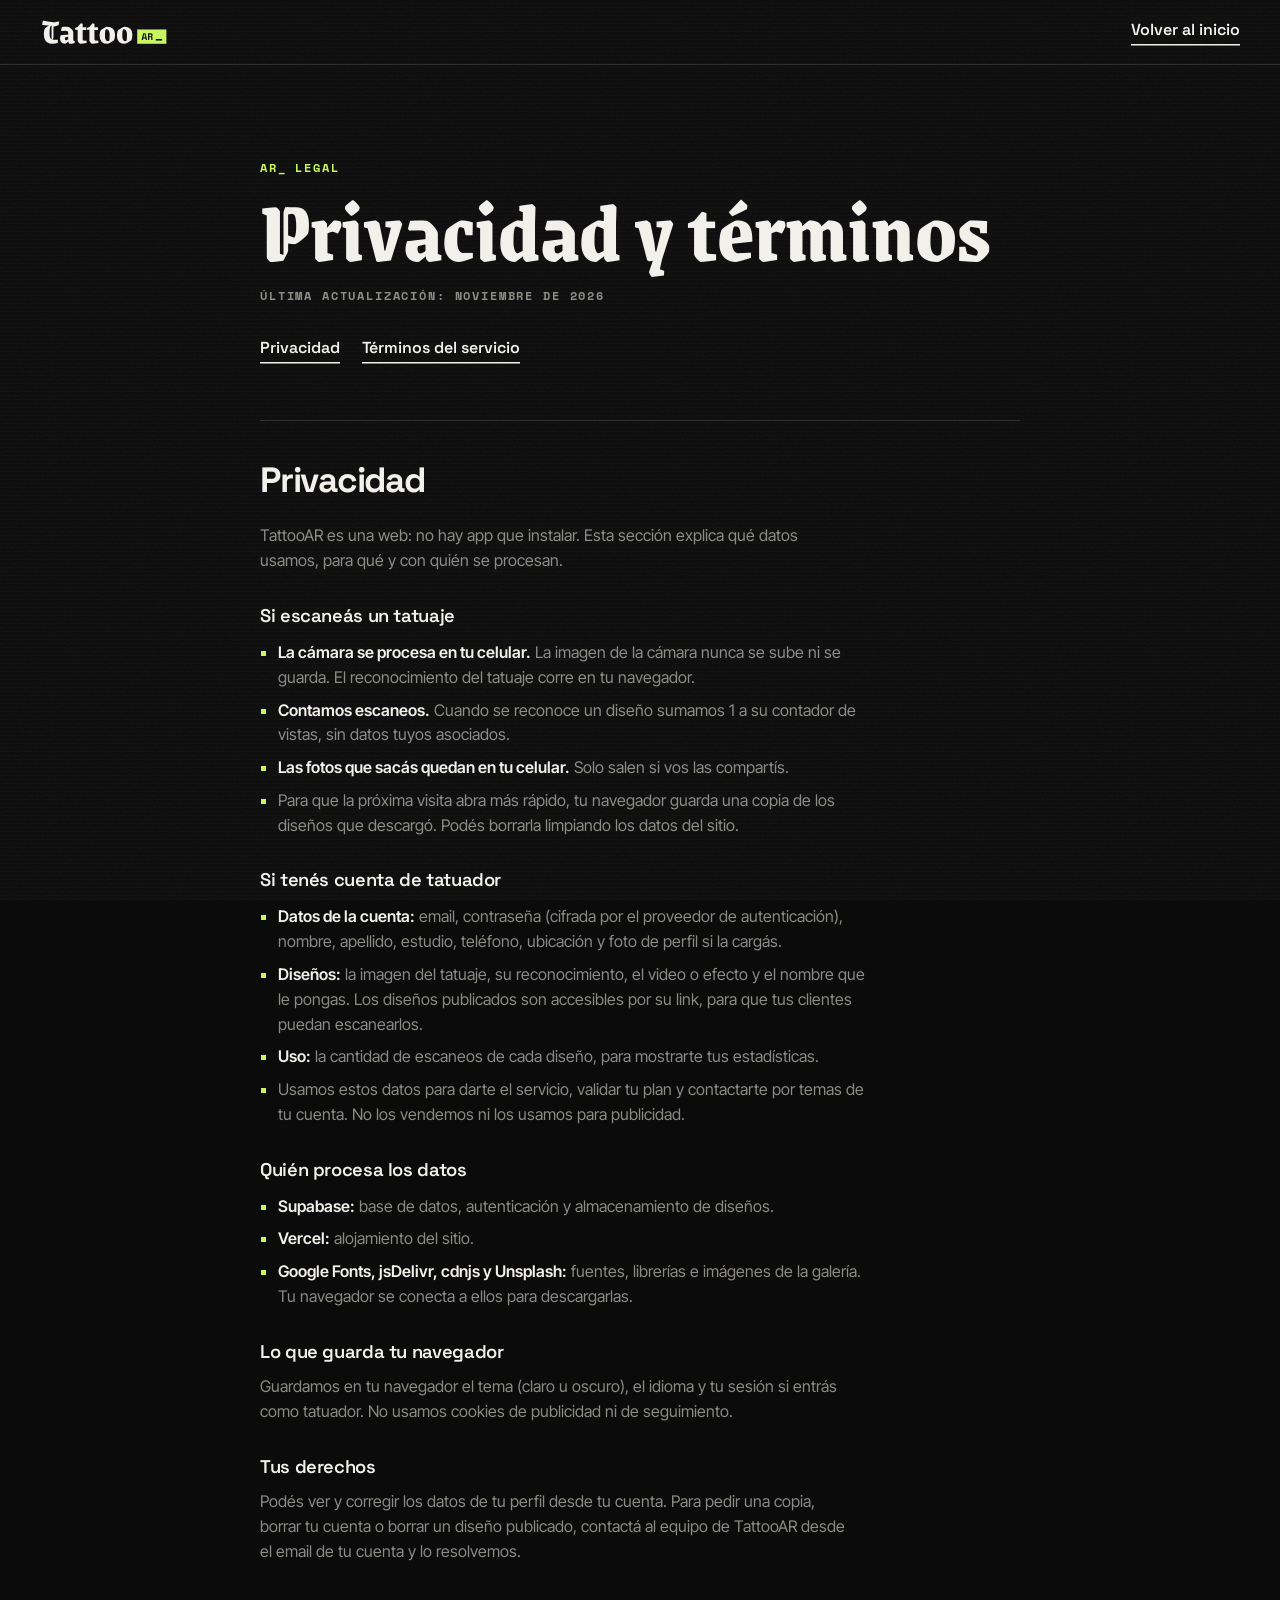
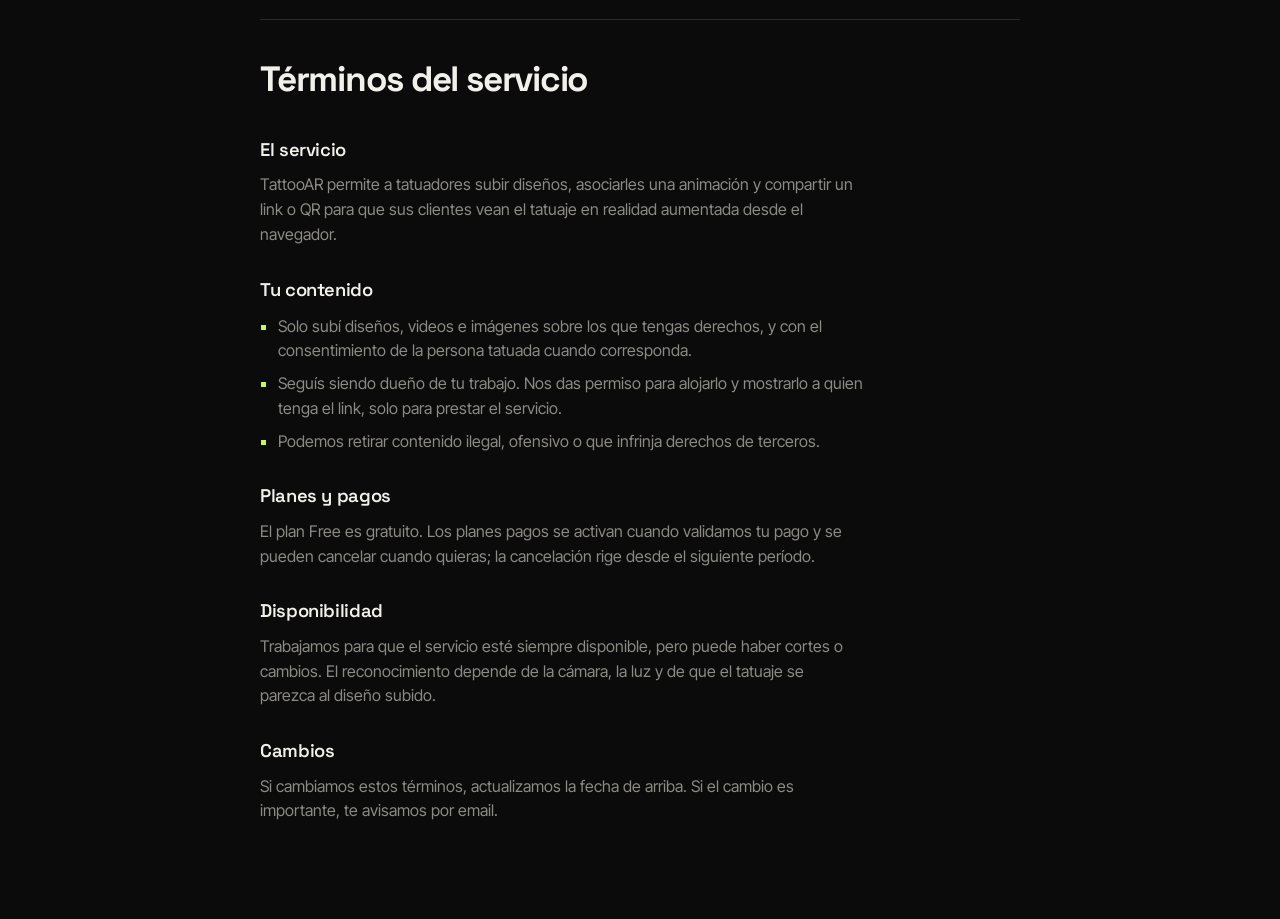
<file: privacidad.html>
<!DOCTYPE html>
<html lang="es">
<head>
  <meta charset="utf-8" />
  <meta name="viewport" content="width=device-width, initial-scale=1" />
  <meta name="theme-color" content="#0b0b0b" />
  <title>TattooAR — Privacidad y términos</title>
  <meta name="description" content="Qué datos usa TattooAR, para qué, y las condiciones del servicio." />
  <script>(function(){try{document.documentElement.setAttribute('data-theme',localStorage.getItem('ta:theme')||'dark');}catch(e){}})();</script>
  <link rel="preconnect" href="https://fonts.googleapis.com" />
  <link rel="preconnect" href="https://fonts.gstatic.com" crossorigin />
  <link href="https://fonts.googleapis.com/css2?family=Grenze+Gotisch:wght@800&family=Inter+Tight:wght@400;500;600&family=Space+Grotesk:wght@600;700&family=Space+Mono:wght@400;700&display=swap" rel="stylesheet" />
  <link rel="icon" href="assets/brand/favicon.svg" type="image/svg+xml" />
  <link rel="stylesheet" href="css/landing.css?v=3" />
  <link rel="stylesheet" href="css/brand.css?v=3" />
  <script src="js/brand-logo.js?v=3"></script>
  <style>
    .doc-top { display: flex; justify-content: space-between; align-items: center; padding: 18px var(--gut); border-bottom: 1px solid var(--line); }
    .doc-top [data-ta-logo] { width: 128px; }
    .doc { width: min(100% - 2 * var(--gut), 760px); margin: 0 auto; padding: clamp(3rem, 8vw, 6rem) 0 6rem; }
    .doc h1 { font-family: var(--gothic); font-weight: 800; font-size: clamp(3rem, 10vw, 5.4rem); line-height: .9; margin: 1rem 0 1.2rem; }
    .doc h2 { font-family: var(--display); font-weight: 700; font-size: clamp(1.6rem, 3.6vw, 2.2rem); letter-spacing: -.035em; margin: 3.5rem 0 1rem; padding-top: 2rem; border-top: 1px solid var(--line); scroll-margin-top: 1rem; }
    .doc h3 { font-family: var(--display); font-weight: 600; font-size: 1.15rem; letter-spacing: -.02em; margin: 1.8rem 0 .5rem; }
    .doc p, .doc li { color: var(--muted); max-width: 66ch; }
    .doc p + p { margin-top: .8rem; }
    .doc ul { display: grid; gap: .5rem; margin-top: .6rem; padding-left: 1.1rem; list-style: square; }
    .doc ul li::marker { color: var(--accent-text); }
    .doc b { color: var(--cream); font-weight: 600; }
    .doc .tar-label { color: var(--accent-text); }
    .doc .updated { color: var(--muted); margin-top: .4rem; }
    .doc-nav { display: flex; flex-wrap: wrap; gap: .6rem 1.4rem; margin-top: 2rem; }
  </style>
</head>
<body>
  <header class="doc-top">
    <a href="index.html" aria-label="TattooAR — inicio"><span data-ta-logo="horizontal" data-glitch="off" aria-hidden="true"></span></a>
    <a class="link-arrow" href="index.html">Volver al inicio</a>
  </header>
  <main class="doc">
    <p class="tar-label">AR_ Legal</p>
    <h1>Privacidad y términos</h1>
    <p class="updated tar-label">Última actualización: noviembre de 2026</p>
    <nav class="doc-nav" aria-label="En esta página">
      <a class="link-arrow" href="#privacidad">Privacidad</a>
      <a class="link-arrow" href="#terminos">Términos del servicio</a>
    </nav>

    <h2 id="privacidad">Privacidad</h2>
    <p>TattooAR es una web: no hay app que instalar. Esta sección explica qué datos usamos, para qué y con quién se procesan.</p>

    <h3>Si escaneás un tatuaje</h3>
    <ul>
      <li><b>La cámara se procesa en tu celular.</b> La imagen de la cámara nunca se sube ni se guarda. El reconocimiento del tatuaje corre en tu navegador.</li>
      <li><b>Contamos escaneos.</b> Cuando se reconoce un diseño sumamos 1 a su contador de vistas, sin datos tuyos asociados.</li>
      <li><b>Las fotos que sacás quedan en tu celular.</b> Solo salen si vos las compartís.</li>
      <li>Para que la próxima visita abra más rápido, tu navegador guarda una copia de los diseños que descargó. Podés borrarla limpiando los datos del sitio.</li>
    </ul>

    <h3>Si tenés cuenta de tatuador</h3>
    <ul>
      <li><b>Datos de la cuenta:</b> email, contraseña (cifrada por el proveedor de autenticación), nombre, apellido, estudio, teléfono, ubicación y foto de perfil si la cargás.</li>
      <li><b>Diseños:</b> la imagen del tatuaje, su reconocimiento, el video o efecto y el nombre que le pongas. Los diseños publicados son accesibles por su link, para que tus clientes puedan escanearlos.</li>
      <li><b>Uso:</b> la cantidad de escaneos de cada diseño, para mostrarte tus estadísticas.</li>
      <li>Usamos estos datos para darte el servicio, validar tu plan y contactarte por temas de tu cuenta. No los vendemos ni los usamos para publicidad.</li>
    </ul>

    <h3>Quién procesa los datos</h3>
    <ul>
      <li><b>Supabase:</b> base de datos, autenticación y almacenamiento de diseños.</li>
      <li><b>Vercel:</b> alojamiento del sitio.</li>
      <li><b>Google Fonts, jsDelivr, cdnjs y Unsplash:</b> fuentes, librerías e imágenes de la galería. Tu navegador se conecta a ellos para descargarlas.</li>
    </ul>

    <h3>Lo que guarda tu navegador</h3>
    <p>Guardamos en tu navegador el tema (claro u oscuro), el idioma y tu sesión si entrás como tatuador. No usamos cookies de publicidad ni de seguimiento.</p>

    <h3>Tus derechos</h3>
    <p>Podés ver y corregir los datos de tu perfil desde tu cuenta. Para pedir una copia, borrar tu cuenta o borrar un diseño publicado, contactá al equipo de TattooAR desde el email de tu cuenta y lo resolvemos.</p>

    <h2 id="terminos">Términos del servicio</h2>
    <h3>El servicio</h3>
    <p>TattooAR permite a tatuadores subir diseños, asociarles una animación y compartir un link o QR para que sus clientes vean el tatuaje en realidad aumentada desde el navegador.</p>

    <h3>Tu contenido</h3>
    <ul>
      <li>Solo subí diseños, videos e imágenes sobre los que tengas derechos, y con el consentimiento de la persona tatuada cuando corresponda.</li>
      <li>Seguís siendo dueño de tu trabajo. Nos das permiso para alojarlo y mostrarlo a quien tenga el link, solo para prestar el servicio.</li>
      <li>Podemos retirar contenido ilegal, ofensivo o que infrinja derechos de terceros.</li>
    </ul>

    <h3>Planes y pagos</h3>
    <p>El plan Free es gratuito. Los planes pagos se activan cuando validamos tu pago y se pueden cancelar cuando quieras; la cancelación rige desde el siguiente período.</p>

    <h3>Disponibilidad</h3>
    <p>Trabajamos para que el servicio esté siempre disponible, pero puede haber cortes o cambios. El reconocimiento depende de la cámara, la luz y de que el tatuaje se parezca al diseño subido.</p>

    <h3>Cambios</h3>
    <p>Si cambiamos estos términos, actualizamos la fecha de arriba. Si el cambio es importante, te avisamos por email.</p>
  </main>
</body>
</html>
</file>
<file: css/landing.css>
/* TattooAR — landing (marca Gótica Glitch).
   Los colores y fuentes vienen de css/brand.css; acá solo hay layout, componentes y movimiento.
   Capas: grano 40 · nav 50 · menú 45 · loader 100 · barrido de página 110. */
:root {
  --gut: clamp(1.1rem, 4vw, 2.5rem);
  --maxw: 1240px;
  --nav-h: 68px;
  --ghost: #151514;
}
html[data-theme="light"] { --ghost: #e7e3da; }

*, *::before, *::after { box-sizing: border-box; margin: 0; padding: 0; }
html { -webkit-text-size-adjust: 100%; }
body {
  background: var(--bg); color: var(--cream); font-family: var(--sans); font-size: 1rem; line-height: 1.55;
  -webkit-font-smoothing: antialiased; overflow-x: clip; transition: background-color .4s ease, color .4s ease;
}
body.is-loading, body.menu-open { overflow: hidden; }
a { color: inherit; text-decoration: none; }
img { max-width: 100%; display: block; }
button { font: inherit; color: inherit; background: none; border: 0; cursor: pointer; }
ul, ol { list-style: none; }
::selection { background: var(--tar-lime); color: #0b0b0b; }
.sprite { position: absolute; width: 0; height: 0; overflow: hidden; }
.ic { width: 1.25em; height: 1.25em; fill: none; stroke: currentColor; stroke-width: 1.75; stroke-linecap: square; stroke-linejoin: miter; flex: none; }
.wrap { width: min(100% - 2 * var(--gut), var(--maxw)); margin-inline: auto; }
.skip { position: fixed; left: 1rem; top: -4rem; z-index: 120; background: var(--tar-lime); color: #0b0b0b; padding: .7rem 1rem; font-weight: 600; transition: top .2s; }
.skip:focus { top: 1rem; }

/* Grano + líneas de barrido: textura de señal, muy baja */
body::after {
  content: ""; position: fixed; inset: 0; z-index: 40; pointer-events: none; opacity: .5;
  background:
    repeating-linear-gradient(0deg, rgba(255,255,255,.022) 0 1px, transparent 1px 4px),
    url("data:image/svg+xml,%3Csvg xmlns='http://www.w3.org/2000/svg' width='180' height='180'%3E%3Cfilter id='n'%3E%3CfeTurbulence type='fractalNoise' baseFrequency='.9' numOctaves='2'/%3E%3CfeColorMatrix values='0 0 0 0 1  0 0 0 0 1  0 0 0 0 1  0 0 0 .09 0'/%3E%3C/filter%3E%3Crect width='180' height='180' filter='url(%23n)'/%3E%3C/svg%3E");
}
html[data-theme="light"] body::after { opacity: .35; mix-blend-mode: multiply; filter: invert(1); }

/* Solo se ve en… */
@media (max-width: 860px), (hover: none) { .only-desk { display: none !important; } }
@media (min-width: 861px) and (hover: hover) { .only-mob { display: none !important; } }
@media (hover: none) { .only-fine { display: none !important; } }
@media (hover: hover) { .only-touch { display: none !important; } }

/* ---------- Botones y enlaces ---------- */
.btn {
  display: inline-flex; align-items: center; justify-content: center; gap: .6em; height: 54px; padding: 0 1.7rem;
  border: 1.5px solid transparent; border-radius: var(--tar-radius-pill); font-family: var(--display); font-weight: 600;
  font-size: 1rem; letter-spacing: -.01em; white-space: nowrap; cursor: pointer;
  transition: transform .25s var(--tar-ease), background-color .25s ease, color .25s ease, border-color .25s ease;
}
.btn:active { transform: scale(.97); }
.btn .ic { width: 18px; height: 18px; transition: transform .35s var(--tar-ease); }
.btn:hover .ic { transform: translateX(4px); }
.btn-sm { height: 40px; padding: 0 1.15rem; font-size: .92rem; }
.btn-accent { background: var(--accent); color: var(--accent-ink); }
.btn-accent:hover { background: var(--cream); color: var(--bg); }
.btn-ghost { border-color: color-mix(in srgb, var(--cream) 34%, transparent); }
.btn-ghost:hover { background: var(--cream); border-color: var(--cream); color: var(--bg); }
html[data-theme="light"] .btn-accent { background: #0b0b0b; color: #c8f560; }
html[data-theme="light"] .btn-accent:hover { background: #c8f560; color: #0b0b0b; }
.link-arrow {
  display: inline-flex; align-items: center; gap: .55em; font-family: var(--display); font-weight: 600;
  padding-bottom: .2em; background: linear-gradient(currentColor 0 0) left bottom / 100% 1.5px no-repeat;
  transition: background-size .35s var(--tar-ease), color .25s;
}
.link-arrow .ic { width: 17px; height: 17px; transition: transform .35s var(--tar-ease); }
.link-arrow:hover { color: var(--accent-text); }
.link-arrow:hover .ic { transform: translateX(4px); }
/* Resaltado: lima como texto sobre negro; bloque lima con tinta negra sobre hueso */
.hl { color: var(--tar-lime); }
html[data-theme="light"] .hl { color: #0b0b0b; background: var(--tar-lime); padding: 0 .12em; -webkit-box-decoration-break: clone; box-decoration-break: clone; }

/* ---------- Loader ---------- */
#loader {
  position: fixed; inset: 0; z-index: 100; display: flex; flex-direction: column; align-items: center; justify-content: center;
  gap: 1.6rem; background: var(--bg); animation: ld-failsafe 0s 7s forwards;
}
@keyframes ld-failsafe { to { visibility: hidden; pointer-events: none; } }
.ld-logo { width: min(68vw, 360px); }
.ld-bar { width: min(240px, 60vw); height: 2px; background: var(--line); overflow: hidden; }
.ld-bar i { display: block; width: 100%; height: 100%; background: var(--tar-lime); transform: scaleX(0); transform-origin: left; }
.ld-pct { color: var(--muted); font-variant-numeric: tabular-nums; }
.ld-ar { color: var(--accent-text); }
.ld-band { position: absolute; left: 0; width: 100%; background: var(--bg); z-index: -1; }

/* ---------- Navegación ---------- */
.nav {
  position: fixed; inset: 0 0 auto 0; z-index: 50; height: var(--nav-h); padding: 0 var(--gut);
  display: flex; align-items: center; justify-content: space-between; gap: 1rem;
  border-bottom: 1px solid transparent; transition: background-color .35s ease, border-color .35s ease, transform .45s var(--tar-ease);
}
.nav.is-scrolled { background: color-mix(in srgb, var(--bg) 84%, transparent); -webkit-backdrop-filter: blur(14px); backdrop-filter: blur(14px); border-bottom-color: var(--line); }
.nav.is-hidden { transform: translateY(-100%); }
.nav-logo [data-ta-logo] { width: 132px; }
.nav-links { position: absolute; left: 50%; transform: translateX(-50%); display: flex; gap: clamp(1rem, 2.2vw, 2rem); }
.nav-links a { position: relative; font-size: .94rem; color: var(--muted); padding: .4rem 0; transition: color .25s; }
.nav-links a::after { content: ""; position: absolute; left: 0; right: 0; bottom: 0; height: 1.5px; background: var(--accent-text); transform: scaleX(0); transform-origin: left; transition: transform .35s var(--tar-ease); }
.nav-links a:hover, .nav-links a.is-current { color: var(--cream); }
.nav-links a:hover::after, .nav-links a.is-current::after { transform: scaleX(1); }
.nav-right { display: flex; align-items: center; gap: .5rem; }
.nav-ctl {
  display: inline-flex; align-items: center; justify-content: center; min-width: 40px; height: 40px; padding: 0 .7rem;
  border: 1px solid var(--line); border-radius: var(--tar-radius-pill); color: var(--cream); transition: border-color .25s, background-color .25s;
}
.nav-ctl:hover { border-color: var(--cream); }
.nav-ctl .ic { width: 17px; height: 17px; }
.nav-scan { font-size: .94rem; padding: 0 .7rem; color: var(--cream); }
.nav-scan:hover { color: var(--accent-text); }
.nav-burger { display: none; height: 40px; padding: 0 1rem; border: 1px solid var(--line); border-radius: var(--tar-radius-pill); }
.lang { position: relative; }
.lang-menu {
  position: absolute; right: 0; top: calc(100% + 8px); min-width: 176px; padding: .35rem; background: var(--bg2);
  border: 1px solid var(--line); border-radius: var(--tar-radius-md); opacity: 0; visibility: hidden; transform: translateY(-6px);
  transition: opacity .2s ease, transform .25s var(--tar-ease), visibility .2s;
}
.lang-menu.is-open { opacity: 1; visibility: visible; transform: none; }
.lang-menu button { display: flex; width: 100%; justify-content: space-between; align-items: center; gap: 1rem; padding: .6rem .7rem; border-radius: 6px; font-size: .92rem; text-align: left; }
.lang-menu button span { font-family: var(--mono); font-size: .7rem; color: var(--muted); }
.lang-menu button:hover { background: var(--bg3); }
.lang-menu button.is-active { color: var(--accent-text); }
.lang-menu button.is-active span { color: inherit; }

/* Menú móvil */
.menu {
  position: fixed; inset: 0; z-index: 45; background: var(--bg); padding: calc(var(--nav-h) + 1.5rem) var(--gut) 1.5rem;
  display: flex; flex-direction: column; justify-content: space-between; gap: 2rem; overflow-y: auto;
  clip-path: inset(0 0 100% 0); visibility: hidden; transition: clip-path .6s var(--tar-ease), visibility 0s .6s;
}
.menu.is-open { clip-path: inset(0); visibility: visible; transition: clip-path .6s var(--tar-ease), visibility 0s; }
.menu-links a {
  display: flex; align-items: baseline; gap: 1rem; padding: 1.05rem 0; border-bottom: 1px solid var(--line);
  font-family: var(--display); font-weight: 700; font-size: clamp(1.9rem, 9vw, 3rem); letter-spacing: -.04em; line-height: 1;
  opacity: 0; transform: translateY(18px); transition: opacity .45s ease, transform .55s var(--tar-ease);
}
.menu-links .tar-label { color: var(--accent-text); }
.menu.is-open .menu-links a { opacity: 1; transform: none; }
.menu.is-open .menu-links a:nth-child(1) { transition-delay: .12s; }
.menu.is-open .menu-links a:nth-child(2) { transition-delay: .17s; }
.menu.is-open .menu-links a:nth-child(3) { transition-delay: .22s; }
.menu.is-open .menu-links a:nth-child(4) { transition-delay: .27s; }
.menu.is-open .menu-links a:nth-child(5) { transition-delay: .32s; }
.menu-foot { display: grid; grid-template-columns: 1fr 1fr; gap: .7rem; }
.menu-foot .btn { padding: 0 1rem; }

/* ---------- Hero ---------- */
.hero { position: relative; min-height: 100dvh; display: flex; flex-direction: column; padding-top: calc(var(--nav-h) + clamp(1.5rem, 4vw, 3rem)); overflow: hidden; }
.hero-ghost { position: absolute; right: -7vw; bottom: 9%; width: min(84vw, 1240px); pointer-events: none; }
.hero-ghost [data-ta-logo], .foot-ghost [data-ta-logo] { display: block; width: 100%; --tal-word: var(--ghost) !important; }
.hero-grid { position: relative; flex: 1; display: grid; grid-template-columns: minmax(0, 1.3fr) minmax(0, .7fr); gap: clamp(2rem, 5vw, 5rem); align-items: center; padding-block: clamp(1rem, 3vw, 2.5rem); }
.hero-eyebrow { color: var(--accent-text); display: flex; align-items: baseline; gap: .6em; }
.hero-title { font-family: var(--display); font-weight: 700; font-size: clamp(3rem, 8.6vw, 7.8rem); line-height: .93; letter-spacing: -.048em; margin: 1.3rem 0 1.5rem; }
.hero-title .ln { display: block; overflow: hidden; padding-bottom: .1em; margin-bottom: -.1em; }
.hero-title .ln > span { display: inline-block; will-change: transform; }
.hero-sub { font-size: clamp(1.05rem, 1.5vw, 1.3rem); color: var(--muted); max-width: 34ch; text-wrap: pretty; }
.hero-ctas { display: flex; flex-wrap: wrap; align-items: center; gap: .8rem 1.4rem; margin-top: 2.2rem; }
.hero-facts { position: relative; display: grid; grid-template-columns: repeat(4, 1fr); border-top: 1px solid var(--line); color: var(--muted); }
.hero-facts li { padding: 1.15rem 1rem 1.25rem 0; }
.hero-facts li + li { padding-left: 1rem; border-left: 1px solid var(--line); }
.hero-facts b { color: var(--cream); }

/* Teléfono con el escáner (demo en bucle) */
.hero-demo { display: flex; justify-content: flex-end; perspective: 1200px; }
.phone {
  position: relative; width: min(100%, 318px); aspect-ratio: 9 / 18.4; padding: 10px; border-radius: 46px; background: #161615;
  border: 1px solid #30302d; box-shadow: 0 50px 90px -40px rgba(0,0,0,.9), inset 0 0 0 1px rgba(255,255,255,.04); will-change: transform;
}
html[data-theme="light"] .phone { box-shadow: 0 50px 90px -45px rgba(11,11,11,.55); }
.ph-screen { position: relative; width: 100%; height: 100%; border-radius: 37px; overflow: hidden; background: #0b0b0b; isolation: isolate; color: #f2f0eb; }
.ph-skin { position: absolute; inset: 0; background: radial-gradient(130% 90% at 28% 18%, #dcb89e 0%, #bd8f74 52%, #8e6450 100%); }
.ph-skin::after { content: ""; position: absolute; inset: 0; background: linear-gradient(180deg, rgba(0,0,0,.5) 0%, transparent 22%, transparent 70%, rgba(0,0,0,.72) 100%); }
.ph-art { position: absolute; left: 10%; right: 10%; top: 48%; aspect-ratio: 4 / 5; transform: translateY(-50%) rotate(-3deg); }
.ph-ink { width: 100%; height: 100%; opacity: .9; mix-blend-mode: multiply; }
.ph-glow, .ph-flow, .ph-rgb { position: absolute; inset: 0; opacity: 0; }
.ph-glow { filter: blur(7px); transition: opacity .6s ease; }
.ph-glow::before, .ph-flow, .ph-rgb {
  -webkit-mask: url("../assets/demo/flash-01-ink.png") center / 100% 100% no-repeat;
  mask: url("../assets/demo/flash-01-ink.png") center / 100% 100% no-repeat;
}
.ph-glow::before { content: ""; position: absolute; inset: 0; background: var(--tar-lime); }
.ph-flow { background: linear-gradient(115deg, transparent 38%, #eaffb0 50%, transparent 62%) 0 0 / 320% 320%; transition: opacity .4s ease; }
.ph-rgb-c { background: var(--tar-cyan); mix-blend-mode: screen; }
.ph-rgb-m { background: var(--tar-magenta); mix-blend-mode: screen; }
.ph-scanline { position: absolute; left: 0; right: 0; top: 0; height: 26%; background: linear-gradient(180deg, transparent, rgba(200,245,96,.16) 92%, var(--tar-lime) 100%); animation: ph-scan 2.2s cubic-bezier(.5,0,.5,1) infinite; }
@keyframes ph-scan { from { transform: translateY(-100%); } to { transform: translateY(420%); } }
.ph-vf { inset: 24% 7% 21% !important; --vf-size: 26px; --vf-weight: 2.5px; --vf-color: #f2f0eb; opacity: .75; transform: scale(1.14); transition: transform .5s var(--tar-ease), opacity .3s, border-color .3s; animation: ph-seek 1.5s ease-in-out infinite; }
@keyframes ph-seek { 0%,100% { translate: 0 0; } 30% { translate: 6px -5px; } 65% { translate: -5px 6px; } }
.ph-top { position: absolute; left: 0; right: 0; top: 0; display: flex; justify-content: space-between; align-items: center; padding: 20px 18px 0; }
.ph-top .tar-label { font-size: .58rem; }
.ph-cap { position: absolute; left: 0; right: 0; bottom: 19%; text-align: center; font-size: .6rem; }
.ph-cap span { display: block; transition: opacity .25s; }
.ph-cap-a { animation: tal-blink 1.1s steps(1) infinite; }
.ph-cap-b { position: absolute; inset: 0; opacity: 0; color: var(--tar-lime); }
.ph-bottom { position: absolute; left: 0; right: 0; bottom: 0; display: flex; justify-content: space-around; align-items: center; padding: 0 14px 22px; }
.ph-bottom .tar-label { font-size: .56rem; width: 5.5em; text-align: center; }
.ph-shutter { width: 52px; height: 52px; border-radius: 50%; border: 3px solid #f2f0eb; display: grid; place-items: center; }
.ph-shutter::after { content: ""; width: 36px; height: 36px; border-radius: 50%; background: var(--tar-lime); }
/* Estado "detectado" */
.phone.is-found .ph-vf { --vf-color: var(--tar-lime); opacity: 1; transform: scale(1); animation: none; }
.phone.is-found .ph-scanline { animation: none; opacity: 0; }
.phone.is-found .ph-glow { opacity: .85; animation: ph-pulse 1.8s ease-in-out .5s infinite; }
@keyframes ph-pulse { 50% { opacity: .4; } }
.phone.is-found .ph-flow { opacity: 1; animation: ph-flow 2.6s linear infinite; }
@keyframes ph-flow { from { background-position: 100% 100%; } to { background-position: 0 0; } }
.phone.is-found .ph-rgb-c { animation: ph-cut-c .42s steps(1) 1; }
.phone.is-found .ph-rgb-m { animation: ph-cut-m .42s steps(1) 1; }
@keyframes ph-cut-c { 0% { opacity: .9; transform: translateX(-7px); } 30% { transform: translateX(4px); } 60% { opacity: .9; transform: translateX(-2px); } 100% { opacity: 0; transform: none; } }
@keyframes ph-cut-m { 0% { opacity: .9; transform: translateX(7px); } 30% { transform: translateX(-4px); } 60% { opacity: .9; transform: translateX(2px); } 100% { opacity: 0; transform: none; } }
.phone.is-found .ph-cap-a { opacity: 0; animation: none; }
.phone.is-found .ph-cap-b { opacity: 1; }

/* ---------- Cinta ---------- */
.ticker { border-block: 1px solid var(--line); overflow: hidden; padding: 1rem 0; }
.ticker-track { display: flex; align-items: center; width: max-content; gap: 1.6rem; white-space: nowrap; color: var(--cream); animation: marquee 60s linear infinite; }
.ticker-track i { width: .55rem; height: .55rem; background: var(--tar-lime); flex: none; }
@keyframes marquee { to { transform: translateX(-50%); } }

/* ---------- Secciones ---------- */
.sec { position: relative; padding: clamp(5rem, 11vw, 9.5rem) 0; }
.sec-kicker { color: var(--muted); margin-bottom: 1.2rem; display: flex; gap: .9em; }
.sec-kicker b { color: var(--accent-text); }
.sec-title { font-family: var(--display); font-weight: 700; font-size: clamp(2.2rem, 5.4vw, 4.4rem); line-height: .99; letter-spacing: -.042em; text-wrap: balance; max-width: 17ch; }
.sec-title.gothic { font-family: var(--gothic); font-weight: 800; font-size: clamp(3.2rem, 8vw, 6.4rem); line-height: .9; letter-spacing: -.005em; }
.sec-lead { color: var(--muted); font-size: 1.125rem; max-width: 44ch; margin-top: 1.2rem; text-wrap: pretty; }
.sec-head .link-arrow { margin-top: 1.8rem; }

/* Cómo funciona */
.how { display: grid; grid-template-columns: minmax(0, .8fr) minmax(0, 1.2fr); gap: clamp(2rem, 6vw, 6rem); align-items: start; }
.how-head { position: sticky; top: calc(var(--nav-h) + 2rem); }
.step { position: relative; display: grid; grid-template-columns: auto 1fr auto; gap: clamp(1rem, 3vw, 2.4rem); align-items: start; padding: 2.2rem 0; border-top: 1px solid var(--line); }
.step:last-child { border-bottom: 1px solid var(--line); }
.step::before { content: ""; position: absolute; left: 0; right: 0; top: -1px; height: 1px; background: var(--tar-lime); transform: scaleX(0); transform-origin: left; transition: transform .9s var(--tar-ease); }
.step.is-in::before { transform: scaleX(1); }
.step-n { font-family: var(--mono); font-weight: 700; font-size: clamp(2.2rem, 4.6vw, 3.6rem); line-height: 1; letter-spacing: -.06em; color: var(--accent-text); min-width: 2.4ch; }
.step-n i { font-style: normal; animation: tal-blink 1.1s steps(1) infinite; }
.step-body h3 { font-family: var(--display); font-weight: 600; font-size: clamp(1.35rem, 2.4vw, 1.75rem); letter-spacing: -.025em; line-height: 1.1; }
.step-body p { color: var(--muted); margin-top: .6rem; max-width: 40ch; }
.step-ic { position: relative; width: 72px; height: 72px; display: grid; place-items: center; color: var(--cream); }
.step-ic .ic { width: 28px; height: 28px; transition: transform .4s var(--tar-ease), color .3s; }
.step-ic .tar-vf { --vf-size: 13px; --vf-weight: 1.5px; --vf-color: var(--muted); transition: inset .4s var(--tar-ease), border-color .3s; }
.step:hover .step-ic .tar-vf { inset: 7px; --vf-color: var(--tar-lime); }
.step:hover .step-ic .ic { color: var(--accent-text); transform: scale(1.08); }

/* Demo en vivo */
.demo { background: var(--bg2); border-block: 1px solid var(--line); }
.demo-grid { display: grid; grid-template-columns: minmax(0, .85fr) minmax(0, 1.15fr); gap: clamp(2rem, 6vw, 6rem); align-items: center; }
.demo-flash { display: grid; justify-items: center; gap: 1.4rem; color: var(--muted); }
.flash-card { position: relative; width: min(100%, 400px); box-shadow: 0 40px 70px -35px rgba(0,0,0,.85); transition: transform .5s var(--tar-ease); }
.flash-card img { width: 100%; height: auto; }
.flash-card .tar-vf { inset: -16px; --vf-size: 30px; --vf-weight: 2.5px; transition: inset .5s var(--tar-ease); }
.flash-card:hover .tar-vf { inset: -8px; }
.demo-steps { margin-top: 2rem; border-top: 1px solid var(--line); }
.demo-steps li { display: grid; grid-template-columns: 2.6rem 1fr; align-items: baseline; padding: .95rem 0; border-bottom: 1px solid var(--line); }
.demo-steps .tar-label { color: var(--accent-text); }
.demo-actions { display: flex; align-items: center; gap: 1.6rem; margin-top: 2rem; flex-wrap: wrap; }
.demo-qr { position: relative; padding: 10px; background: #fff; line-height: 0; }
.demo-qr > div { width: 148px; height: 148px; }
.demo-qr img, .demo-qr canvas, .sticker-qr img, .sticker-qr canvas { width: 100% !important; height: 100% !important; display: block; }
.demo-qr .tar-vf { inset: -9px; --vf-size: 16px; }
.demo-btns { display: grid; gap: 1.1rem; justify-items: start; }
.demo-note { color: var(--muted); }

/* Tinta viva */
.alive { position: relative; padding: clamp(4.5rem, 9vw, 8rem) 0; text-align: center; overflow: hidden; }
.alive .sec-kicker { justify-content: center; }
#ptext { display: block; width: 100%; height: clamp(190px, 33vw, 430px); touch-action: pan-y; }
.alive-cap { max-width: 46ch; margin: 1.6rem auto 0; padding: 0 var(--gut); color: var(--muted); font-size: 1.125rem; text-wrap: pretty; }
.alive-hint { margin-top: 1.4rem; color: var(--accent-text); }

/* Galería */
.gallery { padding-bottom: clamp(4rem, 8vw, 7rem); }
.gal { display: grid; gap: 14px; margin-top: 3.5rem; overflow: hidden; }
.gal-row { display: flex; gap: 14px; width: max-content; animation: marquee 80s linear infinite; }
.gal-row.rev { animation-direction: reverse; }
.gal:hover .gal-row { animation-play-state: paused; }
.gal-card { position: relative; flex: none; width: clamp(190px, 21vw, 270px); aspect-ratio: 4 / 5; overflow: hidden; border-radius: var(--tar-radius-sm); background: var(--bg2); color: #f2f0eb; }
.gal-card img { width: 100%; height: 100%; object-fit: cover; filter: grayscale(1) contrast(1.08) brightness(.82); transition: filter .5s ease, transform .9s var(--tar-ease); }
.gal-card::after { content: ""; position: absolute; inset: 0; background: linear-gradient(180deg, transparent 48%, rgba(11,11,11,.9)); }
.gal-card .tar-vf { inset: 12px; z-index: 2; --vf-size: 18px; --vf-color: #f2f0eb; opacity: .55; transition: inset .45s var(--tar-ease), opacity .3s, border-color .3s; }
.gal-meta { position: absolute; left: 22px; right: 22px; bottom: 22px; z-index: 2; display: flex; justify-content: space-between; align-items: baseline; gap: .5rem; }
.gal-meta b { font-family: var(--display); font-weight: 600; font-size: 1.05rem; letter-spacing: -.02em; }
.gal-meta .tar-label { font-size: .6rem; color: var(--tar-lime); opacity: 0; transition: opacity .3s; }
.gal-card:hover img { filter: none; transform: scale(1.05); }
.gal-card:hover .tar-vf { inset: 24px; opacity: 1; --vf-color: var(--tar-lime); }
.gal-card:hover .gal-meta .tar-label { opacity: 1; }

/* Para quién */
.roles-grid { display: grid; grid-template-columns: 1fr 1fr; gap: 14px; margin-top: 3.5rem; }
.role { position: relative; display: flex; flex-direction: column; align-items: flex-start; gap: .9rem; min-height: clamp(340px, 36vw, 450px); padding: clamp(1.6rem, 3vw, 2.6rem); border-radius: var(--tar-radius-md); overflow: hidden; isolation: isolate; }
.role-artist { background: var(--tar-lime); color: #0b0b0b; }
.role-client { background: var(--bg2); border: 1px solid var(--line); }
.role h3 { font-family: var(--display); font-weight: 700; font-size: clamp(2.6rem, 6vw, 5rem); line-height: .95; letter-spacing: -.048em; }
.role p { max-width: 34ch; font-size: 1.05rem; }
.role-client p { color: var(--muted); }
.role-go { margin-top: auto; display: inline-flex; align-items: center; gap: .5em; font-family: var(--display); font-weight: 600; padding-bottom: .2em; border-bottom: 1.5px solid currentColor; }
.role-go .ic { width: 18px; height: 18px; transition: transform .4s var(--tar-ease); }
.role:hover .role-go .ic { transform: translate(4px, -4px); }
.role-bg { position: absolute; right: -36px; bottom: -44px; width: clamp(190px, 22vw, 300px); height: auto; aspect-ratio: 1; z-index: -1; stroke-width: 1; opacity: .16; transition: transform .8s var(--tar-ease), opacity .4s; }
.role:hover .role-bg { transform: translate(-14px, -14px) rotate(-8deg); opacity: .3; }

/* Por qué: grilla de terminal */
.bento { display: grid; grid-template-columns: repeat(4, 1fr); gap: 1px; margin-top: 3.5rem; background: var(--line); border: 1px solid var(--line); }
.cell { position: relative; display: flex; flex-direction: column; gap: .55rem; min-height: 236px; padding: 1.7rem 1.6rem 1.9rem; background: var(--bg); transition: background-color .35s ease; }
.cell-wide { grid-column: span 2; }
.cell > .ic { width: 28px; height: 28px; color: var(--accent-text); }
.cell-n { position: absolute; right: 1.5rem; top: 1.6rem; color: var(--muted); }
.cell h3 { margin-top: auto; font-family: var(--display); font-weight: 600; font-size: 1.4rem; letter-spacing: -.025em; line-height: 1.1; }
.cell p { color: var(--muted); font-size: .96rem; max-width: 40ch; }
.cell .tar-vf { inset: 9px; --vf-size: 12px; --vf-weight: 1.5px; opacity: 0; transition: opacity .3s; }
.cell:hover { background: var(--bg2); }
.cell:hover .tar-vf { opacity: 1; }
.stats { display: grid; grid-template-columns: repeat(4, 1fr); border: 1px solid var(--line); border-top: 0; }
.stats > div { padding: 1.7rem 1.6rem 1.8rem; }
.stats > div + div { border-left: 1px solid var(--line); }
.stats dt { font-family: var(--mono); font-weight: 700; font-size: clamp(2.3rem, 5vw, 3.9rem); line-height: 1; letter-spacing: -.07em; font-variant-numeric: tabular-nums; }
.stats dd { color: var(--muted); margin-top: .7rem; }

/* En el estudio */
.uses-grid { display: grid; grid-template-columns: repeat(3, 1fr); gap: clamp(1rem, 2.5vw, 2rem); margin-top: 3.5rem; }
.use h3 { font-family: var(--display); font-weight: 600; font-size: 1.3rem; letter-spacing: -.025em; }
.use p { color: var(--muted); margin-top: .35rem; }
.use-art { position: relative; aspect-ratio: 4 / 3.5; display: grid; place-items: center; margin-bottom: 1.3rem; padding: 1.2rem; overflow: hidden; background: var(--bg2); border: 1px solid var(--line); border-radius: var(--tar-radius-md); }
.sticker { display: grid; justify-items: center; gap: .5rem; width: 168px; padding: 1.1rem .9rem 1rem; background: #0b0b0b; color: #f2f0eb; border: 1px solid #30302d; border-radius: 14px; transform: rotate(-4deg); transition: transform .6s var(--tar-ease); box-shadow: 0 24px 40px -22px rgba(0,0,0,.8); }
.use:hover .sticker { transform: rotate(0) scale(1.03); }
.sticker-h { font-family: var(--gothic); font-weight: 800; font-size: 1.9rem; line-height: 1; }
.sticker .tar-label { font-size: .46rem; color: var(--tar-lime); }
.sticker-qr { width: 104px; height: 104px; padding: 7px; background: #fff; border-radius: 6px; line-height: 0; }
.sticker [data-ta-logo] { width: 92px; margin-top: .2rem; --tal-word: #f2f0eb; --tal-block: #c8f560; --tal-block-ink: #0b0b0b; }
.use-chat { align-content: center; justify-items: stretch; gap: .55rem; padding: 1.4rem; }
.bubble { max-width: 82%; padding: .6rem .85rem; font-size: .9rem; line-height: 1.35; border-radius: 14px 14px 14px 4px; background: var(--bg3); justify-self: start; transition: transform .5s var(--tar-ease); }
.b-out { justify-self: end; display: grid; gap: .1rem; border-radius: 14px 14px 4px 14px; background: var(--tar-lime); color: #0b0b0b; }
.b-out .tar-label { font-size: .55rem; opacity: .7; }
.b-out span:last-child { font-size: .8rem; opacity: .75; }
.use:hover .b-out { transform: translateX(-6px); }
.post { position: relative; display: flex; flex-direction: column; justify-content: space-between; width: min(100%, 210px); aspect-ratio: 1; padding: 1rem; background: #0b0b0b repeating-linear-gradient(0deg, rgba(255,255,255,.035) 0 1px, transparent 1px 4px); color: #f2f0eb; border: 1px solid #30302d; transition: transform .6s var(--tar-ease); }
.use:hover .post { transform: scale(1.04); }
.post .tar-label { font-size: .5rem; color: var(--tar-lime); }
.post p { font-family: var(--display); font-weight: 600; font-size: 1.3rem; line-height: 1.05; letter-spacing: -.03em; color: #f2f0eb; margin: 0; }
.post .hl { color: var(--tar-lime); background: none; padding: 0; }
.post [data-ta-logo] { width: 74px; align-self: flex-end; }

/* Precios */
.plans { display: grid; grid-template-columns: repeat(3, 1fr); gap: 14px; margin-top: 3.5rem; align-items: stretch; }
.plan { position: relative; display: flex; flex-direction: column; padding: 2rem 1.8rem 1.8rem; background: var(--bg); border: 1px solid var(--line); border-radius: var(--tar-radius-md); transition: border-color .3s, transform .5s var(--tar-ease); }
.plan:hover { border-color: color-mix(in srgb, var(--cream) 40%, transparent); }
.plan-pop { background: var(--bg2); border-color: var(--tar-lime); }
html[data-theme="light"] .plan-pop { border-color: #0b0b0b; border-width: 2px; }
.plan-flag { position: absolute; right: 1.4rem; top: -1px; padding: .45rem .65rem; background: var(--tar-lime); color: #0b0b0b; font-size: .62rem; }
.plan h3 { color: var(--muted); }
.plan-pop h3 { color: var(--accent-text); }
.plan-price { display: flex; align-items: baseline; gap: .5rem; margin-top: 1.1rem; }
.plan-price b { font-family: var(--display); font-weight: 700; font-size: 3.5rem; line-height: 1; letter-spacing: -.055em; }
.plan-price span { font-family: var(--mono); font-size: .78rem; color: var(--muted); }
.plan-desc { color: var(--muted); margin-top: .8rem; min-height: 3.1em; }
.plan ul { display: grid; gap: .75rem; margin: 1.5rem 0 2rem; padding-top: 1.5rem; border-top: 1px solid var(--line); }
.plan li { display: flex; align-items: flex-start; gap: .65rem; font-size: .97rem; line-height: 1.35; }
.plan li .ic { width: 17px; height: 17px; margin-top: .15em; color: var(--accent-text); stroke-width: 2.2; }
.plan .btn { margin-top: auto; width: 100%; }
.plans-note { margin-top: 1.8rem; text-align: center; color: var(--muted); }

/* FAQ */
.faq-grid { display: grid; grid-template-columns: minmax(0, .8fr) minmax(0, 1.2fr); gap: clamp(2rem, 6vw, 6rem); align-items: start; }
.faq .sec-head { position: sticky; top: calc(var(--nav-h) + 2rem); }
.qa { border-top: 1px solid var(--line); }
.qa:last-child { border-bottom: 1px solid var(--line); }
.qa summary { display: flex; justify-content: space-between; align-items: center; gap: 1.5rem; padding: 1.4rem 0; list-style: none; cursor: pointer; font-family: var(--display); font-weight: 600; font-size: clamp(1.1rem, 1.9vw, 1.35rem); letter-spacing: -.02em; line-height: 1.2; transition: color .25s; }
.qa summary::-webkit-details-marker { display: none; }
.qa summary:hover { color: var(--accent-text); }
.qa summary .ic { width: 20px; height: 20px; color: var(--accent-text); transition: transform .4s var(--tar-ease); }
.qa[open] summary .ic { transform: rotate(45deg); }
.qa-a { overflow: hidden; }
.qa-a p { color: var(--muted); max-width: 58ch; padding-bottom: 1.5rem; }

/* CTA + máquina 3D */
.cta { border-top: 1px solid var(--line); }
.cta-wrap { display: grid; grid-template-columns: minmax(0, 1fr) minmax(0, 1.05fr); gap: clamp(2rem, 5vw, 5rem); align-items: center; }
.cta-title { font-family: var(--display); font-weight: 700; font-size: clamp(2.8rem, 6.6vw, 5.8rem); line-height: .95; letter-spacing: -.048em; }
/* El escenario es piel: la máquina tatúa sobre ella y el resultado se ve como un tatuaje real. */
#ink-stage {
  position: relative; aspect-ratio: 1 / 1; min-height: 400px; overflow: hidden; border: 1px solid var(--line); border-radius: var(--tar-radius-md);
  background:
    radial-gradient(120% 90% at 50% 105%, rgba(70,35,22,.42), transparent 60%),
    radial-gradient(90% 70% at 30% 18%, rgba(255,232,214,.38), transparent 62%),
    url("data:image/svg+xml,%3Csvg xmlns='http://www.w3.org/2000/svg' width='220' height='220'%3E%3Cfilter id='n'%3E%3CfeTurbulence type='fractalNoise' baseFrequency='.75' numOctaves='3' seed='7'/%3E%3CfeColorMatrix values='0 0 0 0 .45  0 0 0 0 .25  0 0 0 0 .17  0 0 0 .22 0'/%3E%3C/filter%3E%3Crect width='220' height='220' filter='url(%23n)'/%3E%3C/svg%3E"),
    linear-gradient(160deg, #dcb59b 0%, #c99a7f 48%, #b07f66 100%);
  box-shadow: inset 0 0 70px rgba(60,28,16,.35);
  touch-action: pan-y; cursor: crosshair; -webkit-user-select: none; user-select: none;
}
#ink-stage.gl-ready { cursor: none; }
#ink-stage canvas { position: absolute; inset: 0; width: 100%; height: 100%; display: block; }
#ink-stage .gl-canvas { opacity: 0; transition: opacity .9s ease; }
#ink-stage.gl-ready .gl-canvas { opacity: 1; }
#ink-stage > .tar-vf { inset: 10px; --vf-size: 16px; --vf-weight: 1.5px; --vf-color: rgba(11,11,11,.45); z-index: 1; }
.ink-tag { position: absolute; left: 1.2rem; top: 1.1rem; z-index: 2; display: inline-flex; align-items: center; gap: .55rem; height: 34px; padding: 0 .8rem; font-size: .6rem; color: #f2f0eb; background: rgba(11,11,11,.72); border-radius: var(--tar-radius-pill); pointer-events: none; }
/* Rótulo de fase: delineado → relleno → color → cicatrización → sanado */
.ink-phase { position: absolute; left: 50%; top: 4.6rem; z-index: 2; transform: translate(-50%, -6px); padding: .5rem .8rem; font-size: .62rem; white-space: nowrap; color: #0b0b0b; background: rgba(242,240,235,.88); opacity: 0; pointer-events: none; transition: opacity .35s ease, transform .45s var(--tar-ease), background-color .35s ease; }
.ink-phase.is-on { opacity: 1; transform: translate(-50%, 0); }
.ink-phase.is-done { background: var(--tar-lime); }
.ink-tag i { width: 7px; height: 7px; border-radius: 50%; background: var(--tar-magenta); animation: tal-blink 1.1s steps(1) infinite; }
.ink-sound { position: absolute; right: 1.2rem; top: 1.1rem; z-index: 3; display: inline-flex; align-items: center; gap: .45rem; height: 34px; padding: 0 .8rem; font-size: .6rem; border: 1px solid transparent; border-radius: var(--tar-radius-pill); background: rgba(11,11,11,.72); color: #f2f0eb; -webkit-backdrop-filter: blur(8px); backdrop-filter: blur(8px); cursor: pointer; transition: border-color .25s, color .25s; }
.ink-sound .ic { width: 15px; height: 15px; }
.ink-sound:hover { border-color: #f2f0eb; }
.ink-sound[aria-pressed="true"] { color: var(--tar-lime); }
.ink-sound[aria-pressed="false"] { color: #a8a6a0; }
.ink-sound[aria-pressed="false"] .w1, .ink-sound[aria-pressed="false"] .w2 { display: none; }
.ink-swatches { position: absolute; left: 1.2rem; top: 50%; transform: translateY(-50%); z-index: 3; display: flex; flex-direction: column; gap: .55rem; padding: .55rem; border: 0; border-radius: var(--tar-radius-pill); background: rgba(11,11,11,.72); -webkit-backdrop-filter: blur(8px); backdrop-filter: blur(8px); cursor: default; }
.ink-sw { width: 18px; height: 18px; border-radius: 50%; background: var(--c); box-shadow: 0 0 0 2px transparent; transition: transform .25s var(--tar-ease), box-shadow .25s; }
.ink-sw:hover { transform: scale(1.18); }
.ink-sw[aria-pressed="true"] { box-shadow: 0 0 0 2px #0b0b0b, 0 0 0 3.5px var(--c); }
.ink-hint { position: absolute; left: 50%; bottom: 1.2rem; z-index: 2; transform: translateX(-50%); padding: .5rem .8rem; font-size: .58rem; color: #f2f0eb; background: rgba(11,11,11,.72); border-radius: var(--tar-radius-pill); white-space: nowrap; pointer-events: none; transition: opacity .4s ease; }
#ink-stage.is-inking .ink-hint { opacity: 0; }
.ink-caption { display: none; margin-top: .9rem; text-align: center; color: var(--muted); font-size: .62rem; }

/* ---------- Footer ---------- */
.foot { position: relative; padding-top: clamp(3.5rem, 7vw, 6rem); border-top: 1px solid var(--line); overflow: hidden; }
.foot-grid { display: grid; grid-template-columns: 1.5fr repeat(3, 1fr); gap: 2.5rem 2rem; }
.foot-brand [data-ta-logo] { width: 176px; }
.foot-brand p { color: var(--muted); max-width: 28ch; margin-top: 1rem; }
.foot nav { display: grid; gap: .65rem; align-content: start; justify-items: start; }
.foot nav h4 { color: var(--muted); margin-bottom: .5rem; }
.foot nav a { position: relative; transition: color .25s; }
.foot nav a:hover { color: var(--accent-text); }
.foot-bottom { display: flex; flex-wrap: wrap; justify-content: space-between; gap: .8rem 2rem; margin-top: clamp(3rem, 6vw, 5rem); padding-block: 1.3rem; border-top: 1px solid var(--line); color: var(--muted); font-weight: 400; }
.foot-live { color: var(--cream); }
.foot-ghost { width: 104vw; margin: 1rem 0 -6.5vw -2vw; pointer-events: none; }

/* ---------- Barrido entre páginas ---------- */
#page-wipe { position: fixed; inset: 0; z-index: 110; display: flex; align-items: center; justify-content: center; background: var(--tar-lime); transform: translateX(101%); pointer-events: none; will-change: transform; }
#page-wipe [data-ta-logo] { width: clamp(200px, 42vw, 340px); opacity: 0; }

/* ---------- Responsive ---------- */
@media (max-width: 1060px) {
  .nav-links { display: none; }
  .nav-burger { display: inline-flex; align-items: center; }
  .nav-scan { display: none; }
}
@media (max-width: 860px) {
  .hero-grid { grid-template-columns: 1fr; gap: 2.5rem; padding-bottom: 2.5rem; }
  .hero-demo { justify-content: center; }
  .phone { width: min(74vw, 290px); }
  .hero-ghost { width: 150vw; right: -40vw; bottom: 22%; }
  .hero-facts { grid-template-columns: 1fr 1fr; }
  .hero-facts li:nth-child(3) { padding-left: 0; border-left: 0; }
  .hero-facts li:nth-child(n+3) { border-top: 1px solid var(--line); }
  .how, .demo-grid, .faq-grid, .cta-wrap { grid-template-columns: 1fr; }
  .how-head, .faq .sec-head { position: static; }
  .roles-grid, .plans, .uses-grid { grid-template-columns: 1fr; }
  .bento { grid-template-columns: 1fr 1fr; }
  .cell { min-height: 200px; }
  .stats { grid-template-columns: 1fr 1fr; }
  .stats > div:nth-child(3) { border-left: 0; }
  .stats > div:nth-child(n+3) { border-top: 1px solid var(--line); }
  .use-art { aspect-ratio: 4 / 3; }
  .plan-desc { min-height: 0; }
  .foot-grid { grid-template-columns: 1fr 1fr; }
  .foot-brand { grid-column: 1 / -1; }
  #ink-stage { min-height: 0; aspect-ratio: 1 / 1.05; }
  .ink-swatches { flex-direction: row; top: auto; bottom: 1.1rem; left: 50%; transform: translateX(-50%); padding: .45rem .6rem; }
  .ink-hint { display: none; }
  .ink-caption { display: block; }
  .ink-phase { top: 3.9rem; }
  .flash-card { width: min(78%, 330px); }
}
@media (max-width: 560px) {
  .nav-cta { display: none; }
  .nav-logo [data-ta-logo] { width: 116px; }
  .hero-ctas .btn { flex: 1 1 100%; }
  .step { grid-template-columns: auto 1fr; }
  .step-ic { display: none; }
  .bento { grid-template-columns: 1fr; }
  .cell-wide { grid-column: auto; }
  .cell { min-height: 0; padding-top: 3.4rem; }
  .cell h3 { margin-top: .8rem; }
  .menu-foot { grid-template-columns: 1fr; }
  .demo-actions .btn { width: 100%; }
  .demo-btns { width: 100%; }
}

@media (prefers-reduced-motion: reduce) {
  *, *::before, *::after { animation-duration: .01ms !important; animation-iteration-count: 1 !important; transition-duration: .01ms !important; }
  .ticker-track, .gal-row { animation: none; }
  .gal { overflow-x: auto; }
}
</file>
<file: css/brand.css>
/* TattooAR — sistema de marca (dirección P · Gótica Glitch).
   Fuente de verdad: brand/p-gotica-glitch/manual.html y tokens.css.
   Este archivo se carga en TODAS las páginas, después de la hoja propia de cada una:
   define los tokens, el logo (js/brand-logo.js) y las piezas compartidas. */
:root {
  /* Color de marca */
  --tar-black: #0b0b0b;     /* Negro Estudio: fondo principal */
  --tar-carbon: #1a1a19;    /* Carbón: superficies sobre negro */
  --tar-bone: #f2f0eb;      /* Hueso: texto sobre negro, fondo claro */
  --tar-ash: #8c8a85;       /* Ceniza: texto secundario sobre negro (5.6:1) */
  --tar-lime: #c8f560;      /* Lima Escáner: acento, CTA, "AR" */
  --tar-magenta: #ff2e88;   /* Magenta Señal: solo glitch y errores */
  --tar-cyan: #2ee6ff;      /* Cian Señal: solo glitch e info */
  --tar-amber: #ffb03b;     /* Ámbar: advertencias */

  /* Tipografía */
  --tar-font-logo: "Grenze Gotisch", "UnifrakturMaguntia", serif;
  --tar-font-display: "Space Grotesk", system-ui, sans-serif;
  --tar-font-body: "Inter Tight", "Inter", system-ui, sans-serif;
  --tar-font-mono: "Space Mono", ui-monospace, Menlo, monospace;

  /* Forma y movimiento */
  --tar-radius-sm: 4px;
  --tar-radius-md: 10px;
  --tar-radius-pill: 999px;
  --tar-ease: cubic-bezier(.22, 1, .36, 1);
  --tar-cursor-blink: 1.1s;

  /* Tokens semánticos (los usan landing.css y style.css) */
  --bg: var(--tar-black);
  --bg2: var(--tar-carbon);
  --bg3: #242422;
  --cream: var(--tar-bone);
  --muted: var(--tar-ash);
  --line: #2b2b29;
  --accent: var(--tar-lime);        /* relleno de acento (botón, bloque AR) */
  --accent-ink: #0b0b0b;            /* texto sobre el acento */
  --accent-text: var(--tar-lime);   /* acento usado como color de texto */
  --green: var(--tar-lime);
  --blue: var(--tar-cyan);
  --pink: var(--tar-magenta);
  --orange: var(--tar-amber);
  --lilac: #bdbab3;
  --ok: var(--tar-lime);
  --error: var(--tar-magenta);
  --info: var(--tar-cyan);
  --warn: var(--tar-amber);
  --sans: var(--tar-font-body);
  --display: var(--tar-font-display);
  --mono: var(--tar-font-mono);
  --gothic: var(--tar-font-logo);
  color-scheme: dark;
}
/* Sobre hueso: tinta negra; el lima queda para rellenos y se oscurece cuando es texto (5.9:1). */
html[data-theme="light"] {
  --bg: #f2f0eb;
  --bg2: #fbfaf7;
  --bg3: #e7e3da;
  --cream: #0b0b0b;
  --muted: #5f5d58;
  --line: #d6d2c8;
  --accent-text: #3f6606;
  --green: #3f6606;
  --blue: #0a7186;
  --pink: #c4125f;
  --orange: #9a5a00;
  --lilac: #6f6c66;
  --ok: #3f6606;
  --error: #c4125f;
  --info: #0a7186;
  --warn: #9a5a00;
  color-scheme: light;
}

/* ---------- Logo (lo dibuja js/brand-logo.js) ---------- */
[data-ta-logo] {
  display: inline-block; line-height: 0; vertical-align: middle;
  --tal-word: #f2f0eb; --tal-block: #c8f560; --tal-block-ink: #0b0b0b; --tal-blend: screen;
  --tal-iso-bg: #0b0b0b; --tal-iso-ink: #f2f0eb;
}
[data-ta-logo] svg { display: block; width: 100%; height: auto; overflow: visible; }
/* Sobre fondo claro: palabra negra, bloque negro con "AR" lima, glitch en multiplicar. */
html[data-theme="light"] [data-ta-logo]:not(.tal-dark),
.tal-light {
  --tal-word: #0b0b0b; --tal-block: #0b0b0b; --tal-block-ink: #c8f560; --tal-blend: multiply;
}
/* Fuerza la versión oscura aunque la página esté en tema claro (p. ej. sobre la cámara). */
.tal-dark { --tal-word: #f2f0eb; --tal-block: #c8f560; --tal-block-ink: #0b0b0b; --tal-blend: screen; }

/* Glitch: las franjas aparecen solo durante cada corte (60–120 ms), desfasadas entre sí. */
.tal-g1, .tal-g2, .tal-g3 { opacity: 0; }
.tal-g1 { animation: tal-g1 3.1s steps(1) infinite; }
.tal-g2 { animation: tal-g2 3.7s steps(1) infinite; }
.tal-g3 { animation: tal-g3 2.6s steps(1) infinite; }
@keyframes tal-g1 { 0%,68% { transform: translateX(0); opacity: 0 } 70% { transform: translateX(-11px); opacity: 1 } 74% { transform: translateX(7px); opacity: 1 } 78%,100% { transform: translateX(0); opacity: 0 } }
@keyframes tal-g2 { 0%,40% { transform: translateX(0); opacity: 0 } 42% { transform: translateX(8px); opacity: 1 } 45% { transform: translateX(-4px); opacity: 1 } 48%,100% { transform: translateX(0); opacity: 0 } }
@keyframes tal-g3 { 0%,82% { transform: translateX(0); opacity: 0 } 84% { transform: translateX(-6px); opacity: 1 } 88% { transform: translateX(9px); opacity: 1 } 91%,100% { transform: translateX(0); opacity: 0 } }
.tal-blink { animation: tal-blink var(--tar-cursor-blink) steps(1) infinite; }
@keyframes tal-blink { 50% { opacity: .15; } }

/* ---------- Piezas compartidas ---------- */
/* Etiqueta mono: datos, rótulos, estados. */
.tar-label {
  font-family: var(--mono); font-size: .72rem; font-weight: 700; letter-spacing: .16em;
  text-transform: uppercase; line-height: 1.3;
}
/* Cursor de terminal (el mismo del bloque AR). */
.tar-cursor {
  display: inline-block; width: .62em; height: .14em; margin-left: .18em; background: currentColor;
  vertical-align: baseline; animation: tal-blink var(--tar-cursor-blink) steps(1) infinite;
}
/* Bloque "AR_" en HTML (sello mínimo, sin la palabra). */
.tar-block {
  display: inline-flex; align-items: baseline; gap: .12em; padding: .28em .5em .3em;
  background: var(--tar-lime); color: #0b0b0b; font-family: var(--mono); font-weight: 700;
  font-size: .8rem; letter-spacing: .04em; line-height: 1; border-radius: 0;
}
/* Esquinas de visor: el gesto propio de la marca. Se dibuja el borde y se enmascara todo menos las esquinas. */
.tar-vf {
  --vf-size: 22px; --vf-weight: 2px; --vf-color: var(--tar-lime);
  position: absolute; inset: 0; pointer-events: none; border: var(--vf-weight) solid var(--vf-color);
  -webkit-mask:
    linear-gradient(#000 0 0) left top / var(--vf-size) var(--vf-size) no-repeat,
    linear-gradient(#000 0 0) right top / var(--vf-size) var(--vf-size) no-repeat,
    linear-gradient(#000 0 0) left bottom / var(--vf-size) var(--vf-size) no-repeat,
    linear-gradient(#000 0 0) right bottom / var(--vf-size) var(--vf-size) no-repeat;
  mask:
    linear-gradient(#000 0 0) left top / var(--vf-size) var(--vf-size) no-repeat,
    linear-gradient(#000 0 0) right top / var(--vf-size) var(--vf-size) no-repeat,
    linear-gradient(#000 0 0) left bottom / var(--vf-size) var(--vf-size) no-repeat,
    linear-gradient(#000 0 0) right bottom / var(--vf-size) var(--vf-size) no-repeat;
}
/* Punto "EN VIVO". */
.tar-live { display: inline-flex; align-items: center; gap: .5em; }
.tar-live::before {
  content: ""; width: .62em; height: .62em; border-radius: 50%; background: var(--tar-magenta);
  animation: tal-blink var(--tar-cursor-blink) steps(1) infinite;
}
/* Foco visible, igual en todo el sitio. */
:where(a, button, input, select, textarea, summary, [tabindex]):focus-visible {
  outline: 2px solid var(--tar-lime); outline-offset: 3px;
}
html[data-theme="light"] :where(a, button, input, select, textarea, summary, [tabindex]):focus-visible { outline-color: #0b0b0b; }

/* Texto solo para lectores de pantalla (el h1 conserva "Tattoo AR" para SEO). */
.ta-sr { position: absolute !important; width: 1px; height: 1px; padding: 0; margin: -1px; overflow: hidden; clip: rect(0 0 0 0); white-space: nowrap; border: 0; }

@media (prefers-reduced-motion: reduce) {
  .tal-g1, .tal-g2, .tal-g3, .tal-blink, .tar-cursor, .tar-live::before { animation: none; }
}
</file>
